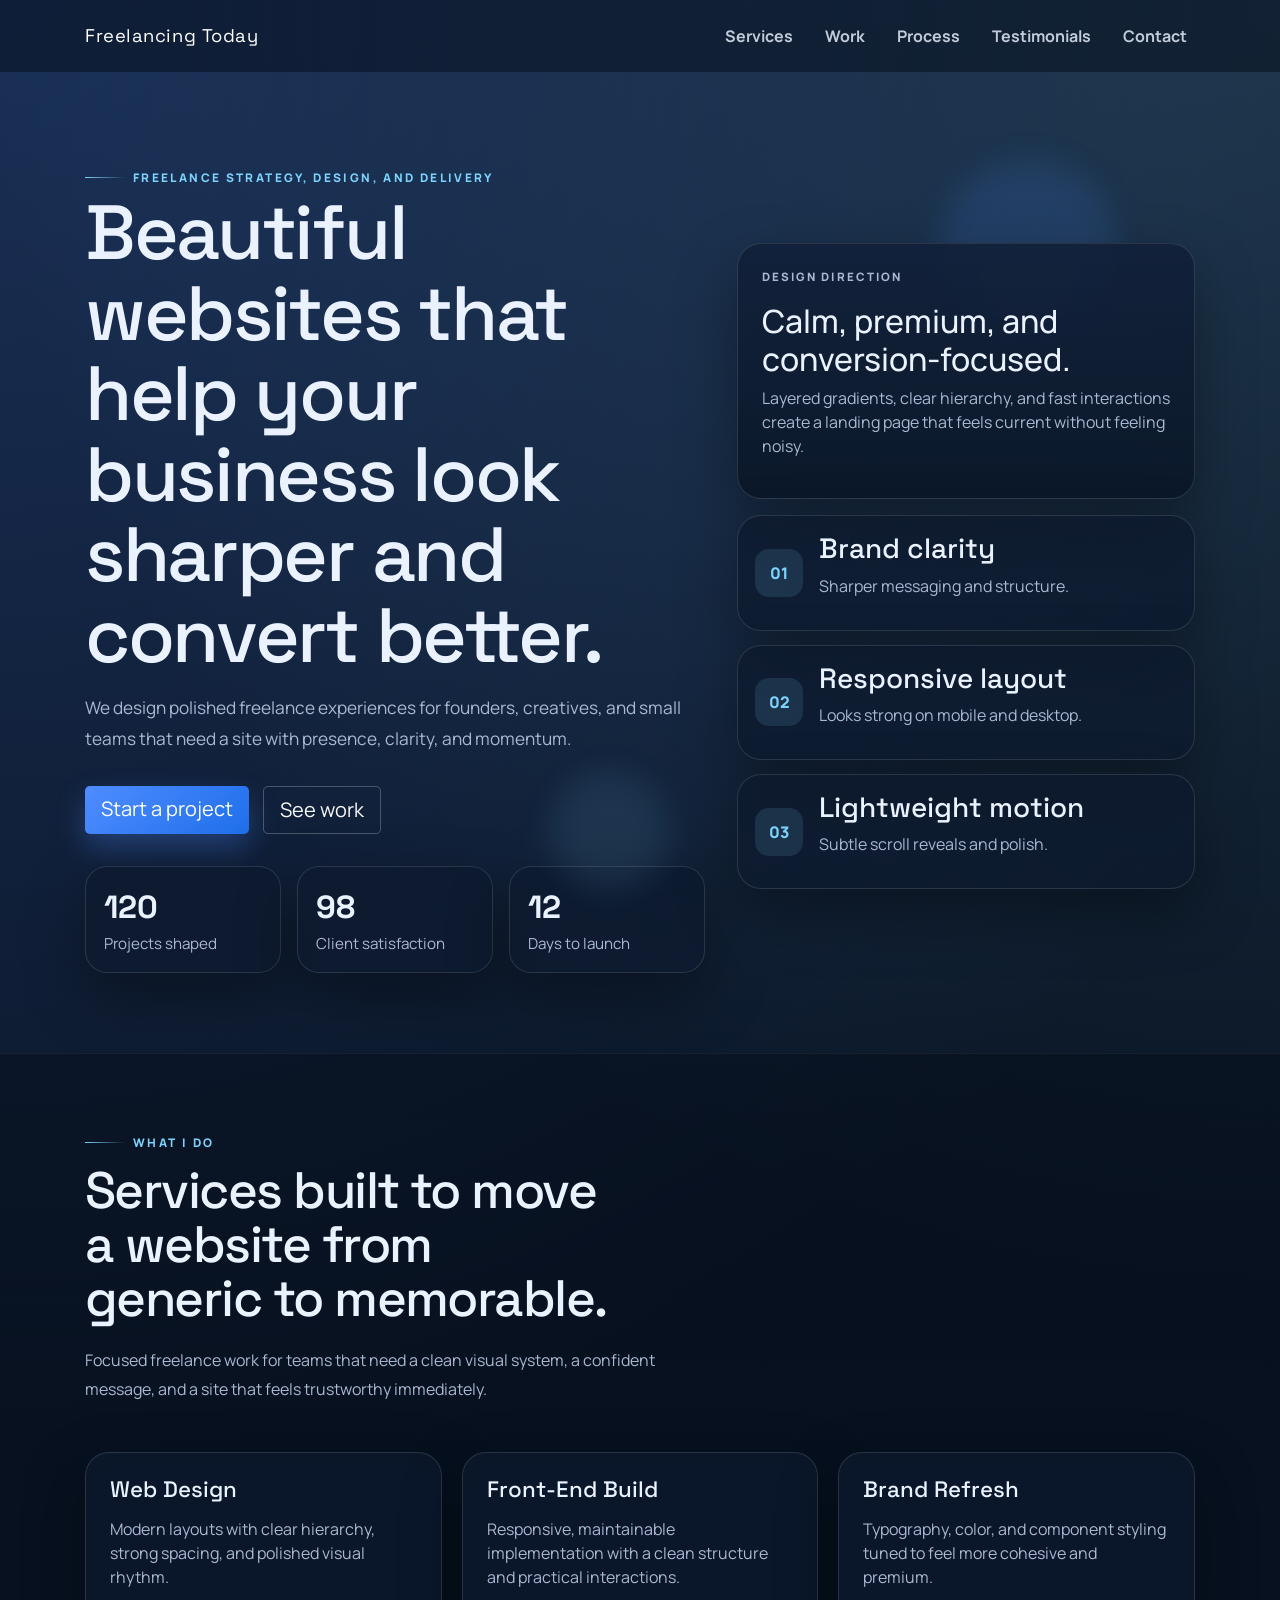
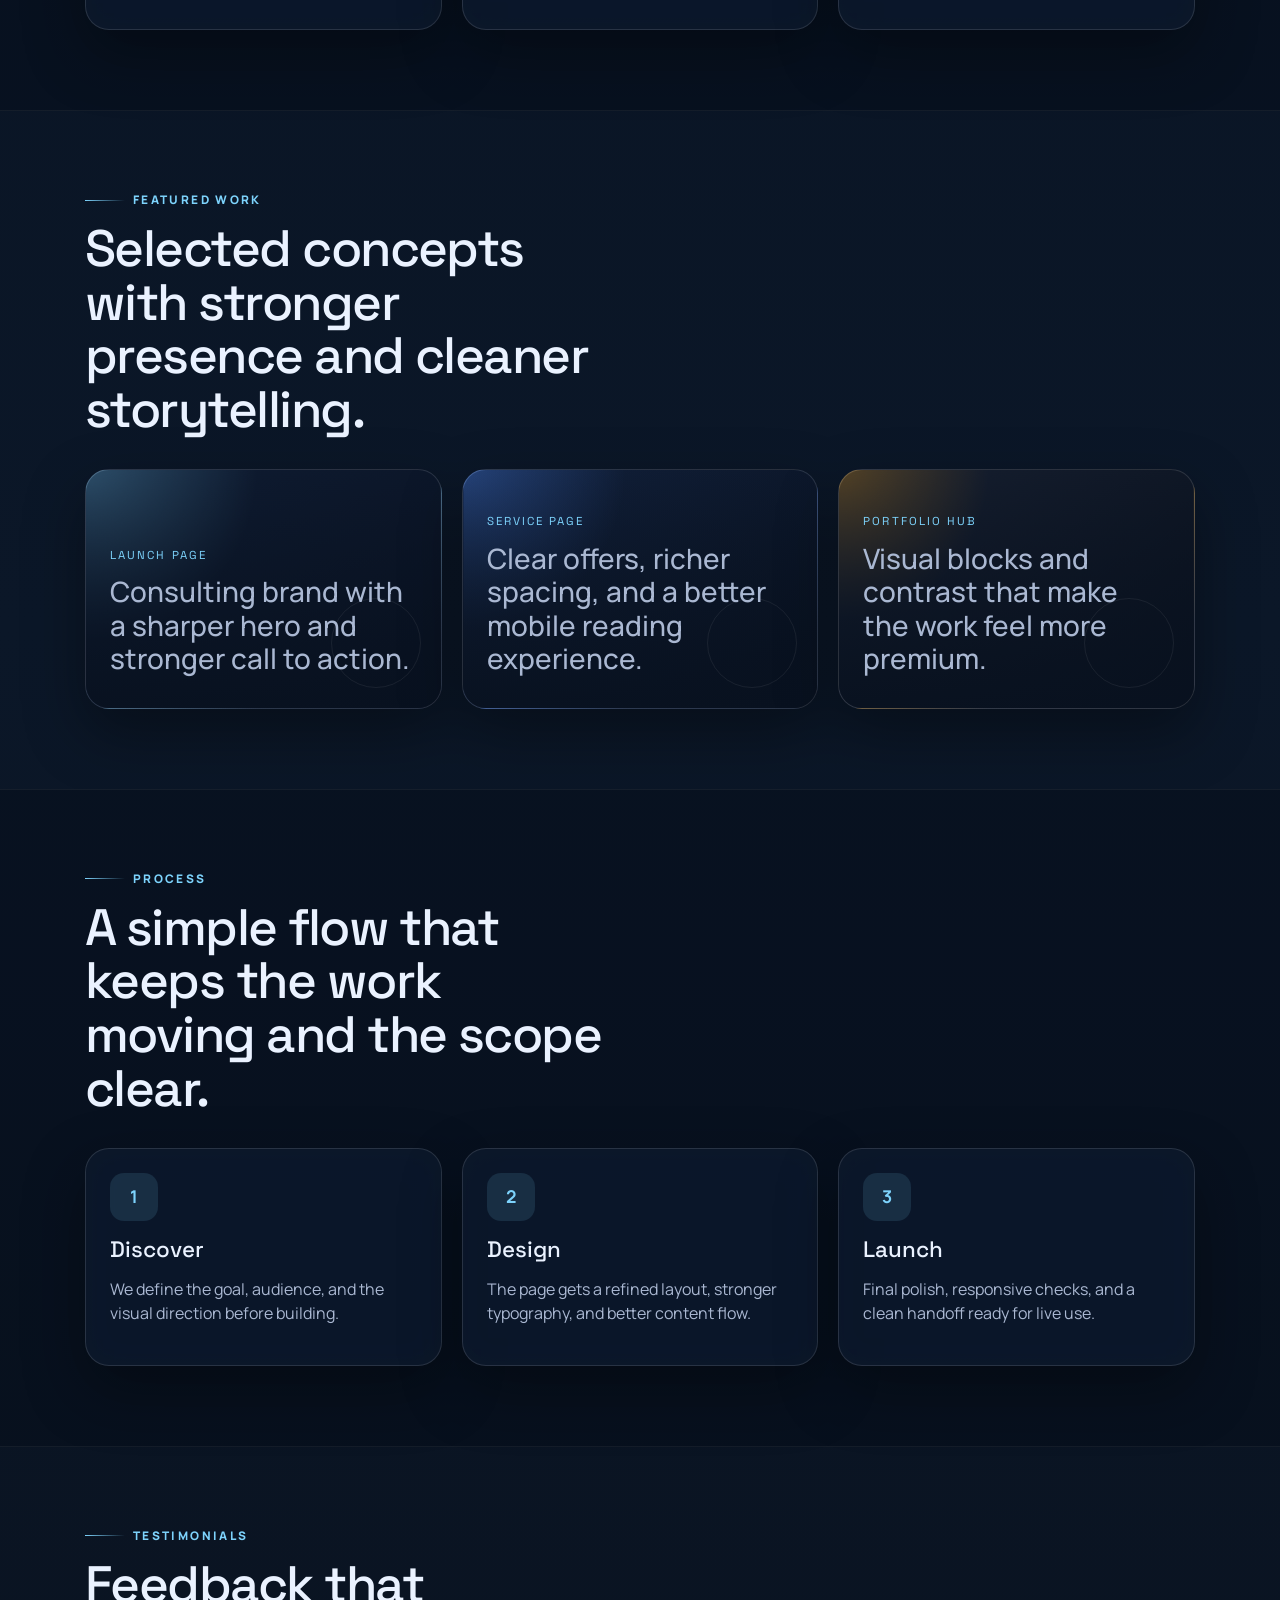
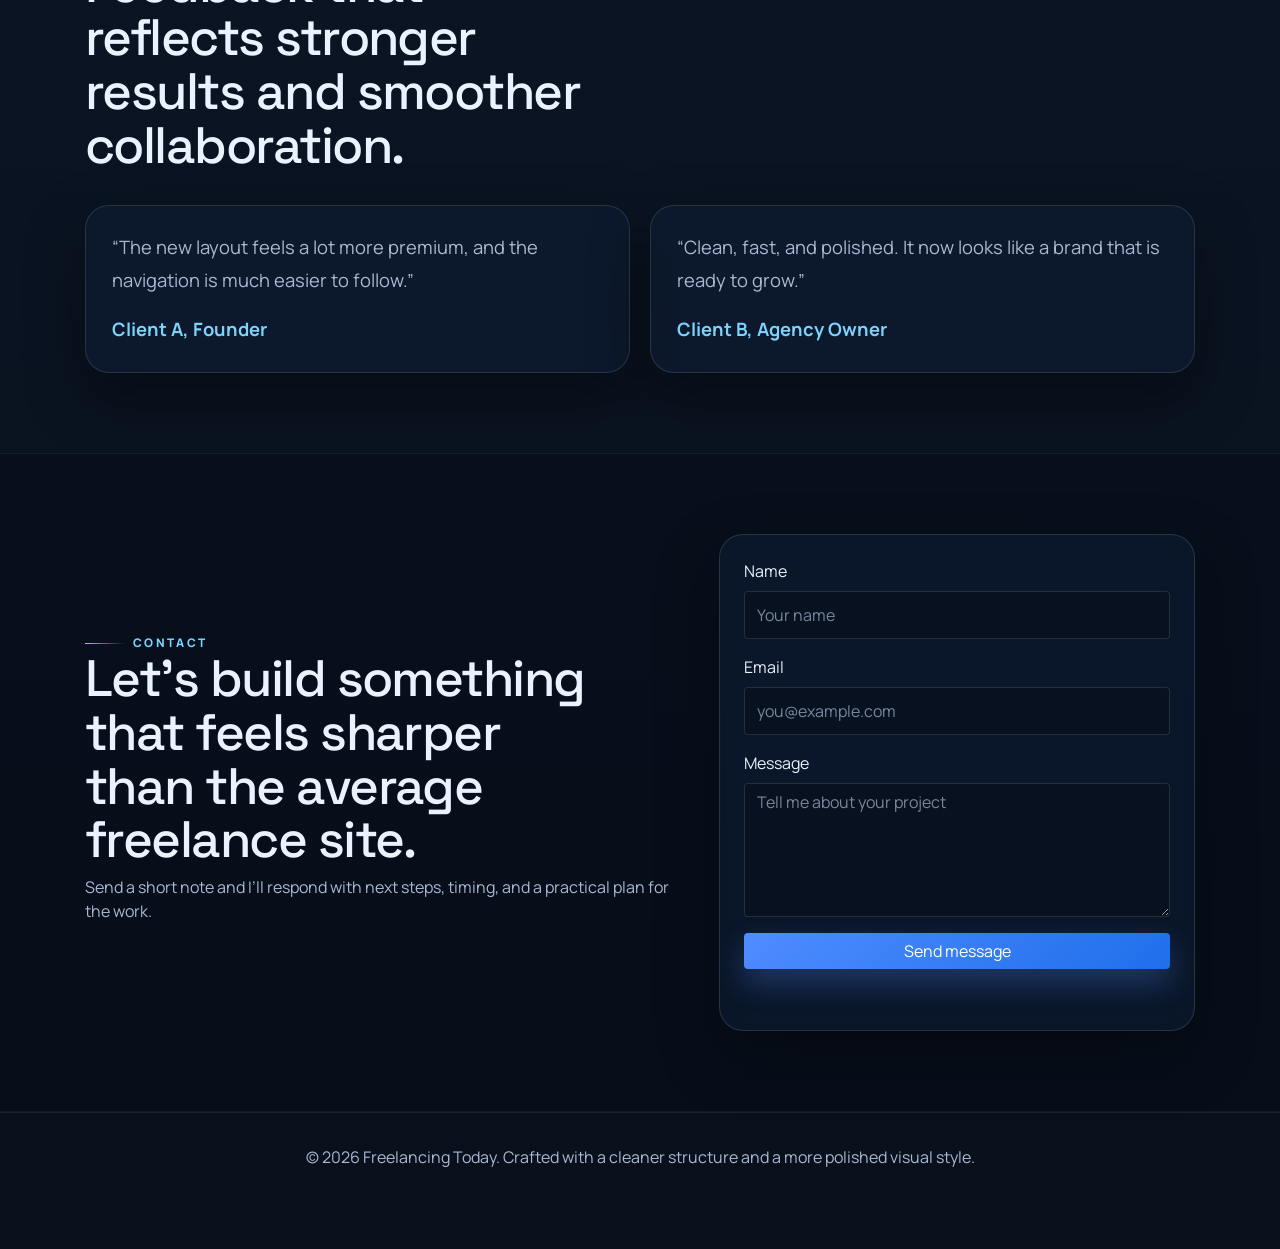
<file: index.html>
<!DOCTYPE html>
<html lang="en">
<head>
    <meta charset="UTF-8">
    <meta name="viewport" content="width=device-width, initial-scale=1.0">
    <title>Freelancing Today</title>
    <link rel="preconnect" href="https://fonts.googleapis.com">
    <link rel="preconnect" href="https://fonts.gstatic.com" crossorigin>
    <link href="https://fonts.googleapis.com/css2?family=Manrope:wght@400;500;600;700;800&family=Space+Grotesk:wght@500;700&display=swap" rel="stylesheet">
    <link rel="stylesheet" href="https://maxcdn.bootstrapcdn.com/bootstrap/4.5.2/css/bootstrap.min.css">
    <link rel="stylesheet" href="Styles.css">
</head>
<body>
    <nav class="navbar navbar-expand-lg navbar-dark site-nav fixed-top">
        <div class="container">
            <a class="navbar-brand" href="#home">Freelancing Today</a>
            <button class="navbar-toggler" type="button" data-toggle="collapse" data-target="#navbarNav" aria-controls="navbarNav" aria-expanded="false" aria-label="Toggle navigation">
                <span class="navbar-toggler-icon"></span>
            </button>
            <div class="collapse navbar-collapse" id="navbarNav">
                <ul class="navbar-nav ml-auto align-items-lg-center">
                    <li class="nav-item"><a class="nav-link" href="#services">Services</a></li>
                    <li class="nav-item"><a class="nav-link" href="#portfolio">Work</a></li>
                    <li class="nav-item"><a class="nav-link" href="#process">Process</a></li>
                    <li class="nav-item"><a class="nav-link" href="#testimonials">Testimonials</a></li>
                    <li class="nav-item"><a class="nav-link" href="#contact">Contact</a></li>
                </ul>
            </div>
        </div>
    </nav>

    <main>
        <section id="home" class="hero-section">
            <div class="container hero-grid">
                <div class="hero-copy reveal">
                    <span class="eyebrow">Freelance strategy, design, and delivery</span>
                    <h1>Beautiful websites that help your business look sharper and convert better.</h1>
                    <p>We design polished freelance experiences for founders, creatives, and small teams that need a site with presence, clarity, and momentum.</p>
                    <div class="hero-actions">
                        <a class="btn btn-primary btn-lg" href="#contact">Start a project</a>
                        <a class="btn btn-outline-light btn-lg" href="#portfolio">See work</a>
                    </div>
                    <div class="hero-meta">
                        <div>
                            <strong data-counter="120">0</strong>
                            <span>Projects shaped</span>
                        </div>
                        <div>
                            <strong data-counter="98">0</strong>
                            <span>Client satisfaction</span>
                        </div>
                        <div>
                            <strong data-counter="12">0</strong>
                            <span>Days to launch</span>
                        </div>
                    </div>
                </div>

                <div class="hero-panel reveal">
                    <div class="panel-card panel-card-main">
                        <p class="panel-label">Design direction</p>
                        <h2>Calm, premium, and conversion-focused.</h2>
                        <p>Layered gradients, clear hierarchy, and fast interactions create a landing page that feels current without feeling noisy.</p>
                    </div>
                    <div class="panel-stack">
                        <article class="mini-card">
                            <span>01</span>
                            <div>
                                <h3>Brand clarity</h3>
                                <p>Sharper messaging and structure.</p>
                            </div>
                        </article>
                        <article class="mini-card">
                            <span>02</span>
                            <div>
                                <h3>Responsive layout</h3>
                                <p>Looks strong on mobile and desktop.</p>
                            </div>
                        </article>
                        <article class="mini-card">
                            <span>03</span>
                            <div>
                                <h3>Lightweight motion</h3>
                                <p>Subtle scroll reveals and polish.</p>
                            </div>
                        </article>
                    </div>
                </div>
            </div>
        </section>

        <section class="section section-soft reveal" id="services">
            <div class="container">
                <div class="section-heading">
                    <span class="eyebrow">What I do</span>
                    <h2>Services built to move a website from generic to memorable.</h2>
                    <p>Focused freelance work for teams that need a clean visual system, a confident message, and a site that feels trustworthy immediately.</p>
                </div>
                <div class="card-grid">
                    <article class="service-card">
                        <h3>Web Design</h3>
                        <p>Modern layouts with clear hierarchy, strong spacing, and polished visual rhythm.</p>
                    </article>
                    <article class="service-card">
                        <h3>Front-End Build</h3>
                        <p>Responsive, maintainable implementation with a clean structure and practical interactions.</p>
                    </article>
                    <article class="service-card">
                        <h3>Brand Refresh</h3>
                        <p>Typography, color, and component styling tuned to feel more cohesive and premium.</p>
                    </article>
                </div>
            </div>
        </section>

        <section class="section reveal" id="portfolio">
            <div class="container">
                <div class="section-heading compact">
                    <span class="eyebrow">Featured work</span>
                    <h2>Selected concepts with stronger presence and cleaner storytelling.</h2>
                </div>
                <div class="portfolio-grid">
                    <article class="portfolio-card accent-one">
                        <span>Launch page</span>
                        <h3>Consulting brand with a sharper hero and stronger call to action.</h3>
                    </article>
                    <article class="portfolio-card accent-two">
                        <span>Service page</span>
                        <h3>Clear offers, richer spacing, and a better mobile reading experience.</h3>
                    </article>
                    <article class="portfolio-card accent-three">
                        <span>Portfolio hub</span>
                        <h3>Visual blocks and contrast that make the work feel more premium.</h3>
                    </article>
                </div>
            </div>
        </section>

        <section class="section section-soft reveal" id="process">
            <div class="container">
                <div class="section-heading compact">
                    <span class="eyebrow">Process</span>
                    <h2>A simple flow that keeps the work moving and the scope clear.</h2>
                </div>
                <div class="process-grid">
                    <div class="process-step">
                        <strong>1</strong>
                        <h3>Discover</h3>
                        <p>We define the goal, audience, and the visual direction before building.</p>
                    </div>
                    <div class="process-step">
                        <strong>2</strong>
                        <h3>Design</h3>
                        <p>The page gets a refined layout, stronger typography, and better content flow.</p>
                    </div>
                    <div class="process-step">
                        <strong>3</strong>
                        <h3>Launch</h3>
                        <p>Final polish, responsive checks, and a clean handoff ready for live use.</p>
                    </div>
                </div>
            </div>
        </section>

        <section class="section reveal" id="testimonials">
            <div class="container">
                <div class="section-heading compact">
                    <span class="eyebrow">Testimonials</span>
                    <h2>Feedback that reflects stronger results and smoother collaboration.</h2>
                </div>
                <div class="testimonial-grid">
                    <blockquote>
                        “The new layout feels a lot more premium, and the navigation is much easier to follow.”
                        <footer>Client A, Founder</footer>
                    </blockquote>
                    <blockquote>
                        “Clean, fast, and polished. It now looks like a brand that is ready to grow.”
                        <footer>Client B, Agency Owner</footer>
                    </blockquote>
                </div>
            </div>
        </section>

        <section class="section section-soft reveal" id="contact">
            <div class="container contact-grid">
                <div>
                    <span class="eyebrow">Contact</span>
                    <h2>Let’s build something that feels sharper than the average freelance site.</h2>
                    <p>Send a short note and I’ll respond with next steps, timing, and a practical plan for the work.</p>
                </div>
                <form class="contact-form">
                    <div class="form-group">
                        <label for="name">Name</label>
                        <input type="text" id="name" class="form-control" placeholder="Your name">
                    </div>
                    <div class="form-group">
                        <label for="email">Email</label>
                        <input type="email" id="email" class="form-control" placeholder="you@example.com">
                    </div>
                    <div class="form-group">
                        <label for="message">Message</label>
                        <textarea id="message" class="form-control" rows="5" placeholder="Tell me about your project"></textarea>
                    </div>
                    <button type="submit" class="btn btn-primary btn-block">Send message</button>
                    <p class="form-note" aria-live="polite"></p>
                </form>
            </div>
        </section>
    </main>

    <footer class="site-footer">
        <div class="container">
            <p>&copy; 2026 Freelancing Today. Crafted with a cleaner structure and a more polished visual style.</p>
        </div>
    </footer>

    <script src="https://code.jquery.com/jquery-3.5.1.slim.min.js"></script>
    <script src="https://cdn.jsdelivr.net/npm/@popperjs/core@2.4.4/dist/umd/popper.min.js"></script>
    <script src="https://maxcdn.bootstrapcdn.com/bootstrap/4.5.2/js/bootstrap.min.js"></script>
    <script src="script.js"></script>
</body>
</html>
</file>
<file: Styles.css>
:root {
    --bg: #08111f;
    --bg-soft: #0d1a2f;
    --surface: rgba(13, 26, 47, 0.78);
    --surface-strong: #12213a;
    --text: #eaf2ff;
    --muted: #aab8d2;
    --accent: #7dd3fc;
    --accent-strong: #4f8cff;
    --accent-warm: #f59e0b;
    --line: rgba(255, 255, 255, 0.12);
    --shadow: 0 24px 60px rgba(0, 0, 0, 0.35);
}

* {
    box-sizing: border-box;
}

html {
    scroll-behavior: smooth;
}

body {
    margin: 0;
    color: var(--text);
    font-family: 'Manrope', sans-serif;
    background:
        radial-gradient(circle at top left, rgba(79, 140, 255, 0.25), transparent 32%),
        radial-gradient(circle at top right, rgba(125, 211, 252, 0.18), transparent 28%),
        linear-gradient(180deg, #08111f 0%, #0b1728 50%, #09101b 100%);
    animation: page-fade-in 700ms ease-out both;
}

body::before {
    content: '';
    position: fixed;
    inset: 0;
    background-image: linear-gradient(rgba(255, 255, 255, 0.03) 1px, transparent 1px), linear-gradient(90deg, rgba(255, 255, 255, 0.03) 1px, transparent 1px);
    background-size: 44px 44px;
    mask-image: linear-gradient(180deg, rgba(0, 0, 0, 0.2), transparent 75%);
    pointer-events: none;
}

a {
    color: inherit;
}

a:hover {
    color: inherit;
    text-decoration: none;
}

.site-nav {
    padding: 1rem 0;
    background: rgba(8, 17, 31, 0.55);
    backdrop-filter: blur(18px);
    transition: box-shadow 0.3s ease, padding 0.3s ease, background 0.3s ease;
}

.site-nav.is-scrolled {
    box-shadow: var(--shadow);
    padding: 0.7rem 0;
    background: rgba(8, 17, 31, 0.9);
}

.navbar-brand {
    font-family: 'Space Grotesk', sans-serif;
    font-size: 1.15rem;
    letter-spacing: 0.03em;
}

.navbar-nav .nav-link {
    margin-left: 1rem;
    font-weight: 700;
    color: rgba(234, 242, 255, 0.82) !important;
}

.navbar-nav .nav-link:hover,
.navbar-nav .nav-link:focus {
    color: white !important;
}

.hero-section,
.section,
.site-footer {
    position: relative;
    z-index: 1;
}

.hero-section {
    padding: 10rem 0 5rem;
}

.hero-section .container {
    position: relative;
}

.hero-section .container::before,
.hero-section .container::after {
    content: '';
    position: absolute;
    border-radius: 999px;
    filter: blur(16px);
    pointer-events: none;
    opacity: 0.65;
    animation: orb-drift 10s ease-in-out infinite;
}

.hero-section .container::before {
    width: 180px;
    height: 180px;
    top: 0;
    right: 8%;
    background: rgba(79, 140, 255, 0.22);
}

.hero-section .container::after {
    width: 120px;
    height: 120px;
    bottom: 10%;
    left: 42%;
    background: rgba(125, 211, 252, 0.16);
    animation-delay: -4s;
}

.hero-grid,
.contact-grid {
    display: grid;
    gap: 2rem;
    align-items: center;
}

.hero-grid {
    grid-template-columns: minmax(0, 1.15fr) minmax(320px, 0.85fr);
}

.hero-copy h1,
.section-heading h2,
.contact-grid h2 {
    font-family: 'Space Grotesk', sans-serif;
    line-height: 1.05;
    letter-spacing: -0.03em;
}

.hero-copy h1 {
    font-size: clamp(2.8rem, 6vw, 5.8rem);
    max-width: 12ch;
    margin: 0.35rem 0 1rem;
    animation: text-rise 900ms ease-out both;
}

.hero-copy p,
.section-heading p,
.contact-grid p,
.service-card p,
.portfolio-card h3,
.process-step p,
.mini-card p,
.panel-card p,
blockquote,
.site-footer p {
    color: var(--muted);
}

.hero-copy p {
    max-width: 58ch;
    font-size: 1.08rem;
    line-height: 1.8;
}

.eyebrow {
    display: inline-flex;
    align-items: center;
    gap: 0.5rem;
    text-transform: uppercase;
    letter-spacing: 0.2em;
    font-size: 0.74rem;
    color: var(--accent);
    font-weight: 800;
}

.eyebrow::before {
    content: '';
    width: 2.5rem;
    height: 1px;
    background: linear-gradient(90deg, var(--accent), transparent);
}

.hero-actions {
    display: flex;
    flex-wrap: wrap;
    gap: 0.9rem;
    margin: 2rem 0;
}

.hero-actions .btn {
    transition: transform 220ms ease, box-shadow 220ms ease, filter 220ms ease;
}

.hero-actions .btn:hover,
.hero-actions .btn:focus {
    transform: translateY(-3px);
    filter: brightness(1.04);
}

.btn-primary {
    animation: pulse-glow 2.8s ease-in-out infinite;
}

.btn-primary {
    background: linear-gradient(135deg, var(--accent-strong), #1f6feb);
    border: none;
    box-shadow: 0 14px 30px rgba(79, 140, 255, 0.3);
}

.btn-primary:hover,
.btn-primary:focus {
    background: linear-gradient(135deg, #5aa1ff, #1a5ddb);
}

.btn-outline-light {
    border-color: rgba(255, 255, 255, 0.24);
}

.hero-meta {
    display: grid;
    grid-template-columns: repeat(3, minmax(0, 1fr));
    gap: 1rem;
    margin-top: 2rem;
}

.hero-meta div,
.panel-card,
.mini-card,
.service-card,
.portfolio-card,
.process-step,
blockquote,
.contact-form {
    background: var(--surface);
    border: 1px solid var(--line);
    backdrop-filter: blur(18px);
    box-shadow: var(--shadow);
}

.hero-meta div,
.panel-card,
.mini-card,
.service-card,
.portfolio-card,
.process-step,
blockquote,
.contact-form {
    transition: transform 220ms ease, border-color 220ms ease, box-shadow 220ms ease;
}

.hero-meta div:hover,
.panel-card:hover,
.mini-card:hover,
.service-card:hover,
.portfolio-card:hover,
.process-step:hover,
blockquote:hover,
.contact-form:hover {
    transform: translateY(-6px);
    border-color: rgba(125, 211, 252, 0.28);
    box-shadow: 0 30px 72px rgba(0, 0, 0, 0.42);
}

.hero-meta div {
    border-radius: 22px;
    padding: 1rem 1.15rem;
}

.hero-meta strong {
    display: block;
    font-size: 2rem;
    font-family: 'Space Grotesk', sans-serif;
}

.hero-meta span {
    color: var(--muted);
    font-size: 0.95rem;
}

.hero-panel {
    display: grid;
    gap: 1rem;
}

.panel-card,
.mini-card,
.service-card,
.portfolio-card,
.process-step,
blockquote,
.contact-form {
    border-radius: 24px;
}

.panel-card {
    padding: 1.5rem;
    background: linear-gradient(180deg, rgba(18, 33, 58, 0.95), rgba(11, 23, 40, 0.92));
    animation: float-card 6s ease-in-out infinite;
}

.panel-card-main h2,
.service-card h3,
.portfolio-card h3,
.process-step h3,
blockquote,
.contact-grid h2 {
    margin-top: 0;
}

.panel-label {
    text-transform: uppercase;
    letter-spacing: 0.18em;
    font-size: 0.72rem;
    color: var(--accent);
    font-weight: 800;
}

.panel-stack {
    display: grid;
    gap: 0.85rem;
}

.mini-card {
    display: flex;
    gap: 1rem;
    align-items: center;
    padding: 1rem 1.1rem;
}

.mini-card span {
    display: grid;
    place-items: center;
    width: 3rem;
    height: 3rem;
    border-radius: 14px;
    background: rgba(125, 211, 252, 0.12);
    color: var(--accent);
    font-weight: 800;
    flex: 0 0 auto;
}

.mini-card h3,
.service-card h3,
.process-step h3,
.portfolio-card span {
    font-family: 'Space Grotesk', sans-serif;
}

.section,
.site-footer {
    padding: 5rem 0;
}

.section-soft {
    background: rgba(7, 14, 26, 0.42);
    border-top: 1px solid rgba(255, 255, 255, 0.05);
    border-bottom: 1px solid rgba(255, 255, 255, 0.05);
}

.section-heading {
    display: grid;
    gap: 0.8rem;
    margin-bottom: 2rem;
}

.section-heading h2,
.contact-grid h2 {
    font-size: clamp(2rem, 4vw, 3.3rem);
    max-width: 16ch;
}

.section-heading p {
    max-width: 60ch;
    line-height: 1.8;
}

.section-heading.compact {
    margin-bottom: 1.5rem;
}

.card-grid,
.portfolio-grid,
.process-grid,
.testimonial-grid {
    display: grid;
    gap: 1.25rem;
}

.card-grid {
    grid-template-columns: repeat(3, minmax(0, 1fr));
}

.service-card,
.process-step {
    padding: 1.5rem;
}

.service-card h3,
.process-step h3 {
    margin-bottom: 0.85rem;
    font-size: 1.4rem;
}

.portfolio-grid {
    grid-template-columns: repeat(3, minmax(0, 1fr));
}

.portfolio-card {
    padding: 1.5rem;
    min-height: 240px;
    display: flex;
    flex-direction: column;
    justify-content: flex-end;
    background-size: cover;
    background-position: center;
    overflow: hidden;
}

.portfolio-card::after {
    content: '';
    position: absolute;
    inset: auto 1.25rem 1.25rem auto;
    width: 90px;
    height: 90px;
    border-radius: 50%;
    border: 1px solid rgba(255, 255, 255, 0.12);
    opacity: 0.55;
    animation: spin-ring 11s linear infinite;
}

.portfolio-card::before {
    content: '';
    position: absolute;
    inset: 0;
    background: linear-gradient(180deg, rgba(8, 17, 31, 0.2), rgba(8, 17, 31, 0.92));
}

.portfolio-card > * {
    position: relative;
    z-index: 1;
}

.portfolio-card span {
    color: var(--accent);
    text-transform: uppercase;
    letter-spacing: 0.18em;
    font-size: 0.72rem;
    margin-bottom: 0.7rem;
}

.accent-one {
    background-image: radial-gradient(circle at top left, rgba(125, 211, 252, 0.34), transparent 40%), linear-gradient(135deg, #101f38 0%, #0b1324 100%);
}

.accent-two {
    background-image: radial-gradient(circle at top left, rgba(79, 140, 255, 0.4), transparent 38%), linear-gradient(135deg, #142544 0%, #09111f 100%);
}

.accent-three {
    background-image: radial-gradient(circle at top left, rgba(245, 158, 11, 0.34), transparent 35%), linear-gradient(135deg, #1a2335 0%, #0a111d 100%);
}

.process-grid {
    grid-template-columns: repeat(3, minmax(0, 1fr));
}

.process-step strong {
    display: inline-grid;
    place-items: center;
    width: 3rem;
    height: 3rem;
    border-radius: 14px;
    margin-bottom: 1rem;
    background: rgba(125, 211, 252, 0.12);
    color: var(--accent);
    font-size: 1.1rem;
}

.testimonial-grid {
    grid-template-columns: repeat(2, minmax(0, 1fr));
}

blockquote {
    margin: 0;
    padding: 1.6rem;
    font-size: 1.15rem;
    line-height: 1.8;
}

blockquote footer {
    margin-top: 1rem;
    color: var(--accent);
    font-weight: 700;
}

.contact-grid {
    grid-template-columns: minmax(0, 0.95fr) minmax(320px, 0.75fr);
}

.contact-form {
    padding: 1.5rem;
}

.form-control {
    background: rgba(8, 17, 31, 0.7);
    border: 1px solid rgba(255, 255, 255, 0.12);
    color: var(--text);
    min-height: 48px;
}

.form-control:focus {
    background: rgba(8, 17, 31, 0.85);
    color: var(--text);
    border-color: rgba(125, 211, 252, 0.6);
    box-shadow: 0 0 0 0.2rem rgba(125, 211, 252, 0.12);
}

.form-control::placeholder {
    color: rgba(170, 184, 210, 0.7);
}

.form-note {
    min-height: 1.5rem;
    margin: 0.8rem 0 0;
    color: var(--accent);
    font-weight: 700;
}

.site-footer {
    padding-top: 2rem;
    border-top: 1px solid rgba(255, 255, 255, 0.08);
}

.site-footer p {
    margin: 0;
    text-align: center;
}

.reveal {
    opacity: 0;
    transform: translateY(18px);
    transition: opacity 0.7s ease, transform 0.7s ease;
}

.reveal.is-visible {
    opacity: 1;
    transform: translateY(0);
}

.reveal[data-delay='1'] {
    transition-delay: 120ms;
}

.reveal[data-delay='2'] {
    transition-delay: 240ms;
}

.reveal[data-delay='3'] {
    transition-delay: 360ms;
}

@keyframes page-fade-in {
    from {
        opacity: 0;
    }

    to {
        opacity: 1;
    }
}

@keyframes text-rise {
    from {
        opacity: 0;
        transform: translateY(14px);
    }

    to {
        opacity: 1;
        transform: translateY(0);
    }
}

@keyframes float-card {
    0%,
    100% {
        transform: translateY(0);
    }

    50% {
        transform: translateY(-8px);
    }
}

@keyframes orb-drift {
    0%,
    100% {
        transform: translate3d(0, 0, 0) scale(1);
    }

    50% {
        transform: translate3d(18px, -16px, 0) scale(1.06);
    }
}

@keyframes pulse-glow {
    0%,
    100% {
        box-shadow: 0 14px 30px rgba(79, 140, 255, 0.3);
    }

    50% {
        box-shadow: 0 18px 42px rgba(79, 140, 255, 0.42);
    }
}

@keyframes spin-ring {
    from {
        transform: rotate(0deg);
    }

    to {
        transform: rotate(360deg);
    }
}

@media (max-width: 991.98px) {
    .hero-section {
        padding-top: 8rem;
    }

    .hero-grid,
    .contact-grid {
        grid-template-columns: 1fr;
    }

    .card-grid,
    .portfolio-grid,
    .process-grid,
    .testimonial-grid {
        grid-template-columns: 1fr;
    }

    .hero-copy h1 {
        max-width: 100%;
    }

    .navbar-nav .nav-link {
        margin: 0.25rem 0;
        padding-left: 0;
    }
}

@media (max-width: 575.98px) {
    .hero-section,
    .section,
    .site-footer {
        padding-left: 0;
        padding-right: 0;
    }

    .hero-meta {
        grid-template-columns: 1fr;
    }

    .hero-copy h1 {
        font-size: 2.6rem;
    }

    .panel-card,
    .service-card,
    .portfolio-card,
    .process-step,
    blockquote,
    .contact-form {
        border-radius: 20px;
    }

    .hero-section .container::before,
    .hero-section .container::after {
        display: none;
    }
}
</file>
